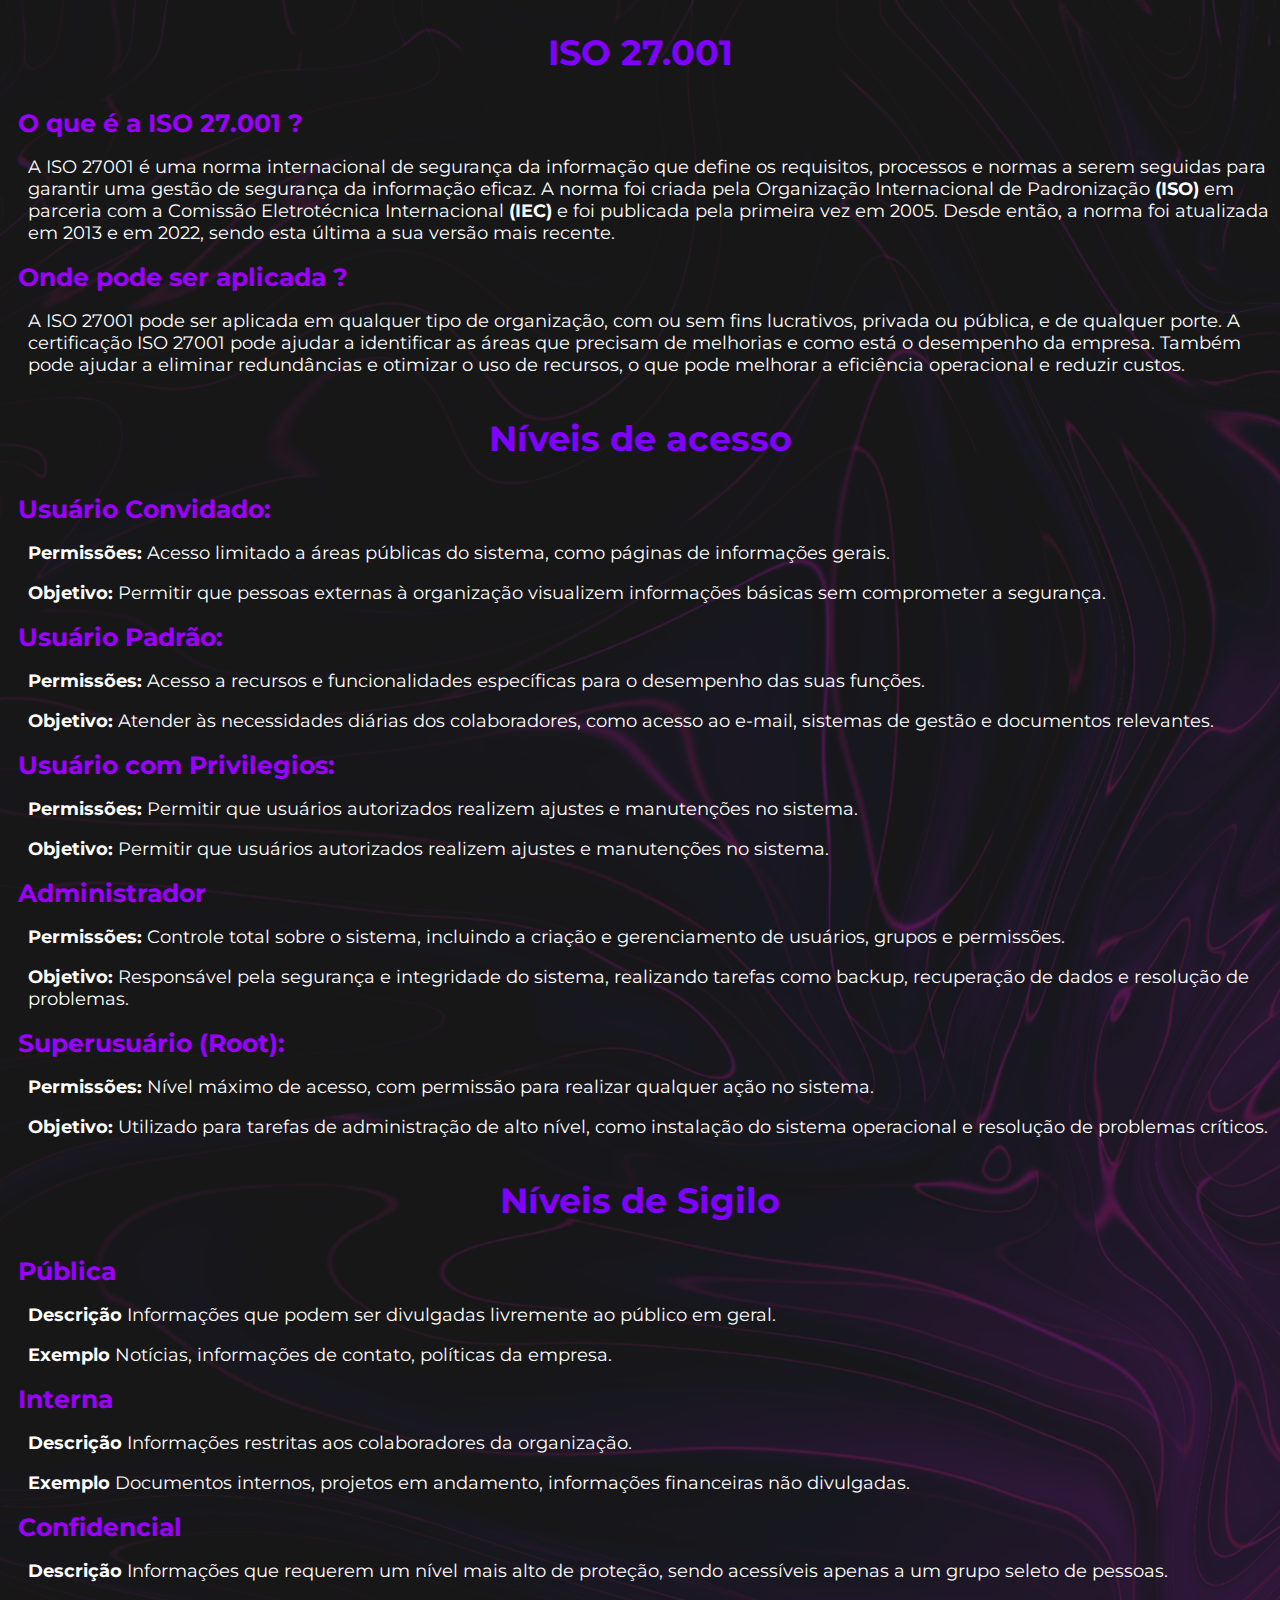
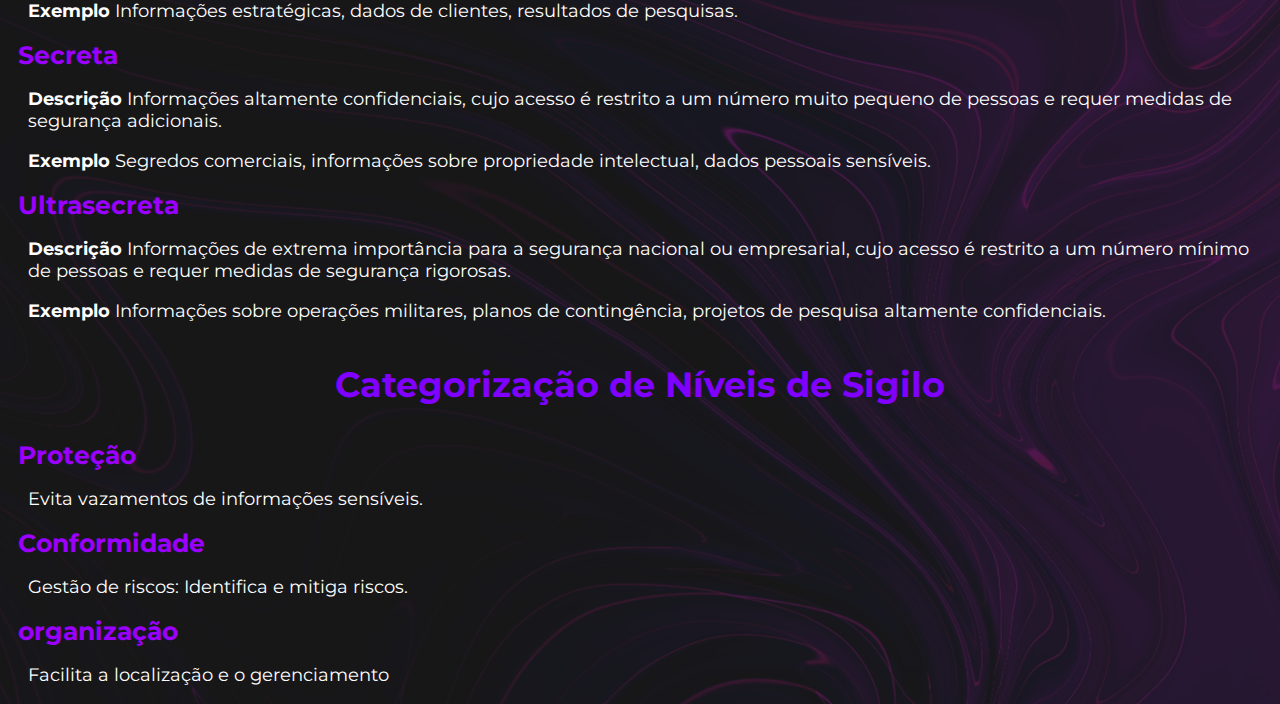
<file: index.html>
<!DOCTYPE html>
<html lang="en">
<head>
    <meta charset="UTF-8">
    <meta name="viewport" content="width=device-width, initial-scale=1.0">
    <link rel="stylesheet" href="Styles.css">
    <link rel="icon" href="icon.ico" type="image">
    <title>Auditoria de Sistemas</title>
</head>
    <body>
        <section class="section">

            <div class="title">
                <h1>ISO 27.001</h1>
            </div>
            
            <h2>O que é a ISO 27.001 ?</h2>
            
            <p>
                A ISO 27001 é uma norma internacional de segurança da informação que define os requisitos, processos e 
                normas a serem seguidas para garantir uma gestão de segurança da informação eficaz. A norma foi criada 
                pela Organização Internacional de Padronização <strong>(ISO)</strong> em parceria com a Comissão Eletrotécnica Internacional
                 <strong>(IEC)</strong> e foi publicada pela primeira vez em 2005. Desde então, a norma foi atualizada em 2013 e em 2022, 
                 sendo esta última a sua versão mais recente.
            </p>

            <h2>Onde pode ser aplicada ?</h2>
            
            <p>A ISO 27001 pode ser aplicada em qualquer tipo de organização, com ou sem fins lucrativos, privada ou 
                pública, e de qualquer porte. A certificação ISO 27001 pode ajudar a identificar as áreas que precisam 
                de melhorias e como está o desempenho da empresa. Também pode ajudar a eliminar redundâncias e otimizar 
                o uso de recursos, o que pode melhorar a eficiência operacional e reduzir custos. 
            </p>

        </section>

        <section class="section">

            <div class="title">

                <h1>Níveis de acesso</h1>

            </div>

            <h2>Usuário Convidado:</h2>

            <p> 
                <strong>Permissões:</strong>
                 Acesso limitado a áreas públicas do sistema, como páginas de informações gerais.
            </p>

            <p>
                <strong>Objetivo:</strong>
                 Permitir que pessoas externas à organização visualizem informações básicas sem comprometer a segurança.
            </p>
            
            <h2>Usuário Padrão:</h2>

            <p> 
                <strong>Permissões:</strong>
                 Acesso a recursos e funcionalidades específicas para o desempenho das suas funções.
            </p>

            <p>
                <strong>Objetivo:</strong>
                 Atender às necessidades diárias dos colaboradores, como acesso ao e-mail, sistemas de gestão e documentos relevantes.
            </p>

            <h2>Usuário com Privilegios:</h2> 
            
            <p> 
                <strong>Permissões:</strong>
                 Permitir que usuários autorizados realizem ajustes e manutenções no sistema.
            </p>

            <p>
                <strong>Objetivo:</strong>
                 Permitir que usuários autorizados realizem ajustes e manutenções no sistema.
            </p>

            <h2>Administrador</h2>

            <p> 
                <strong>Permissões:</strong>
                 Controle total sobre o sistema, incluindo a criação e gerenciamento de usuários, grupos e permissões.
            </p>

            <p>
                <strong>Objetivo:</strong>
                 Responsável pela segurança e integridade do sistema, realizando tarefas como backup, recuperação de dados e resolução de problemas.
            </p>

            <h2>Superusuário (Root):</h2>

            <p> 
                <strong>Permissões:</strong>
                 Nível máximo de acesso, com permissão para realizar qualquer ação no sistema.
            </p>

            <p>
                <strong>Objetivo:</strong>
                 Utilizado para tarefas de administração de alto nível, como instalação do sistema operacional e resolução de problemas críticos.
            </p>

        </section>

        <div class="title">
       
            <h1>Níveis de Sigilo</h1>

        </div>

        <section>

        
            <h2>Pública</h2>

            <p>
                <strong>Descrição</strong>
                 Informações que podem ser divulgadas livremente ao público em geral.
            </p>

            <p>
                <strong>Exemplo</strong>
                 Notícias, informações de contato, políticas da empresa.
            </p>
            
            <h2>Interna</h2>

            <p>
                <strong>Descrição</strong>
                 Informações restritas aos colaboradores da organização.
                </p>

            <p>
                <strong>Exemplo</strong>
                 Documentos internos, projetos em andamento, informações financeiras não divulgadas.
            </p>


            <h2>Confidencial</h2>

            <p>
                <strong>Descrição</strong>
                 Informações que requerem um nível mais alto de proteção, sendo acessíveis apenas a um grupo seleto de pessoas.
            </p>

            <p>
                <strong>Exemplo</strong>
                  Informações estratégicas, dados de clientes, resultados de pesquisas.
            </p>

            <h2>Secreta</h2>

            <p>
                <strong>Descrição</strong>
                  Informações altamente confidenciais, cujo acesso é restrito a um número muito pequeno de pessoas e requer medidas de segurança adicionais.
            </p>

            <p>
                <strong>Exemplo</strong>
                 Segredos comerciais, informações sobre propriedade intelectual, dados pessoais sensíveis.
            </p>


            <h2>Ultrasecreta</h2>

            <p>
                <strong>Descrição</strong> 
                Informações de extrema importância para a segurança nacional ou empresarial, cujo acesso é restrito a um número mínimo de pessoas e requer medidas de segurança rigorosas.
            </p>

            <p>
                <strong>Exemplo</strong>
                 Informações sobre operações militares, planos de contingência, projetos de pesquisa altamente confidenciais.
            </p>
       

        </section>

        <div class="title">
            <h1>Categorização de Níveis de Sigilo</h1>
        </div>

        <section>
            <h2>Proteção</h2>

            <p>
                Evita vazamentos de informações sensíveis.
            </p>

            <h2>Conformidade</h2>

            <p>
                Gestão de riscos: Identifica e mitiga riscos.
            </p>

            <h2>organização</h2>

            <p>
                Facilita a localização e o gerenciamento
            </p>

        </section>

    </body>
</html>
</file>
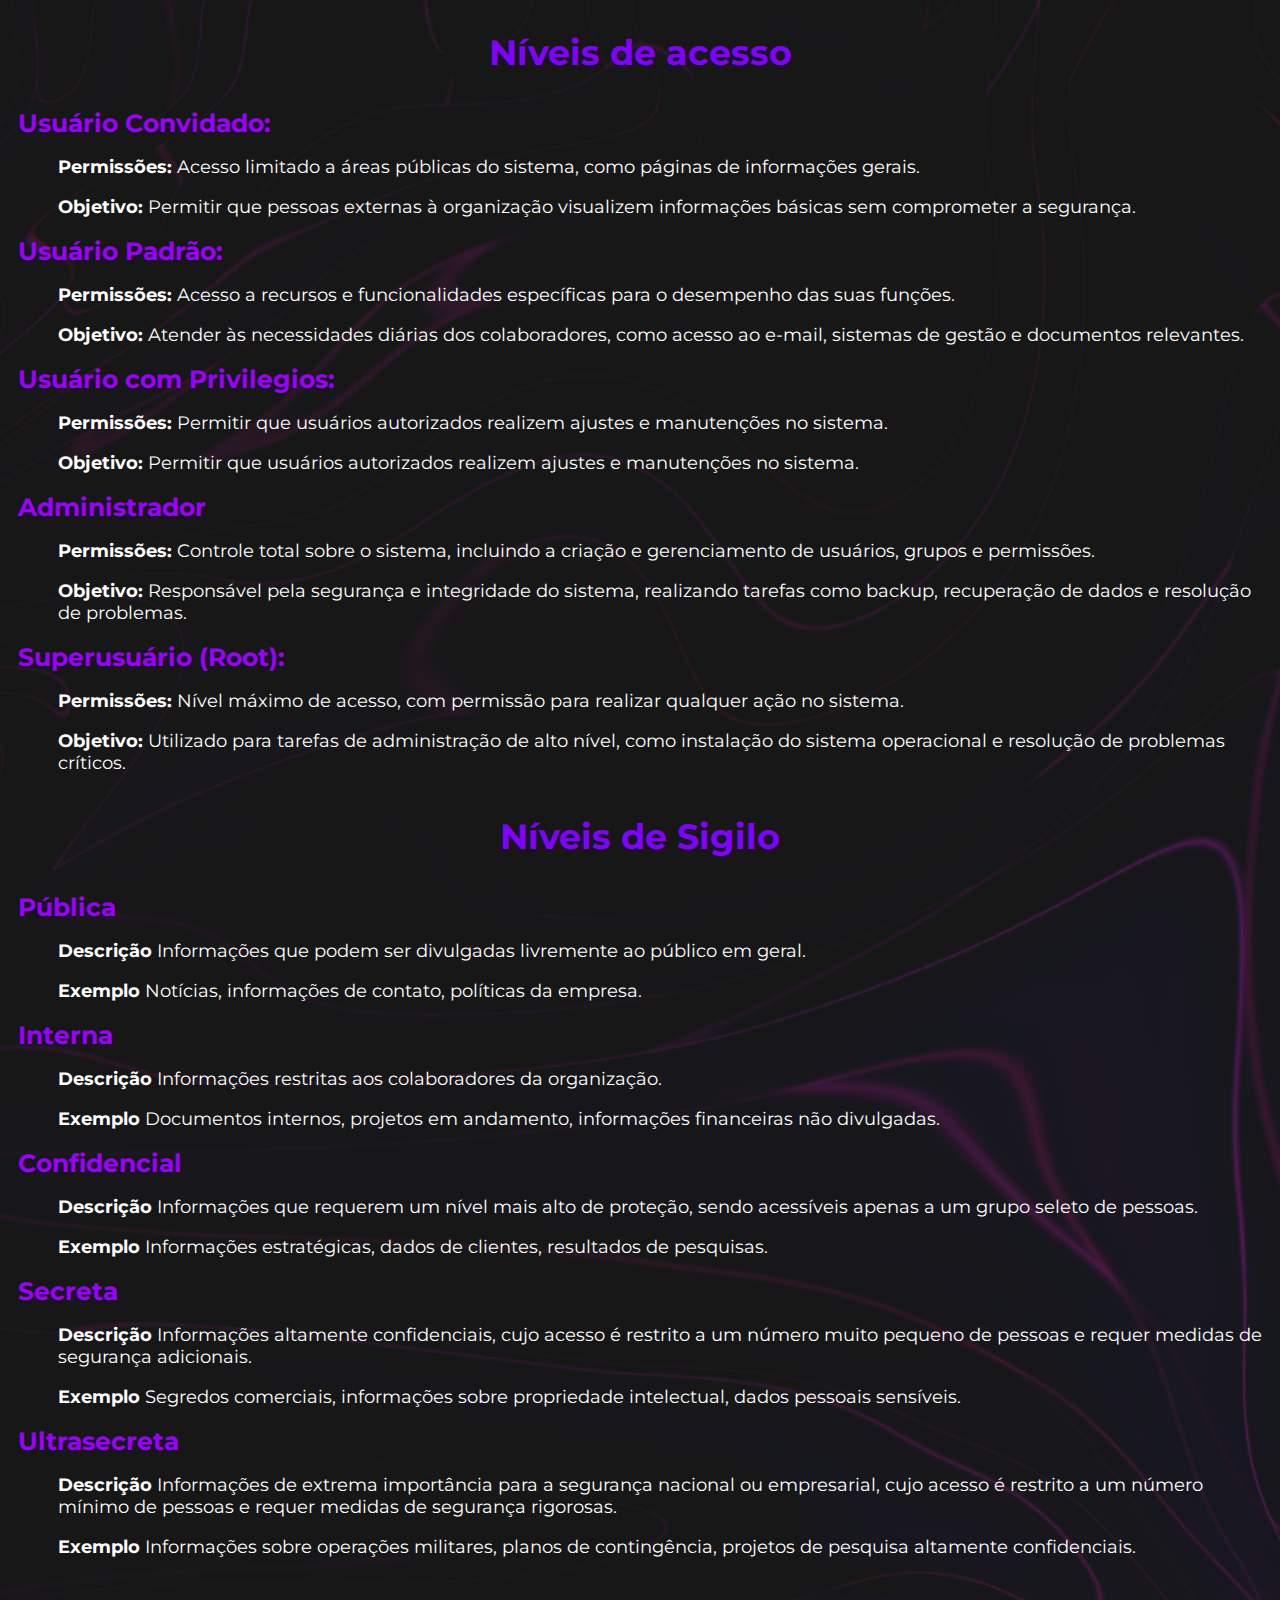
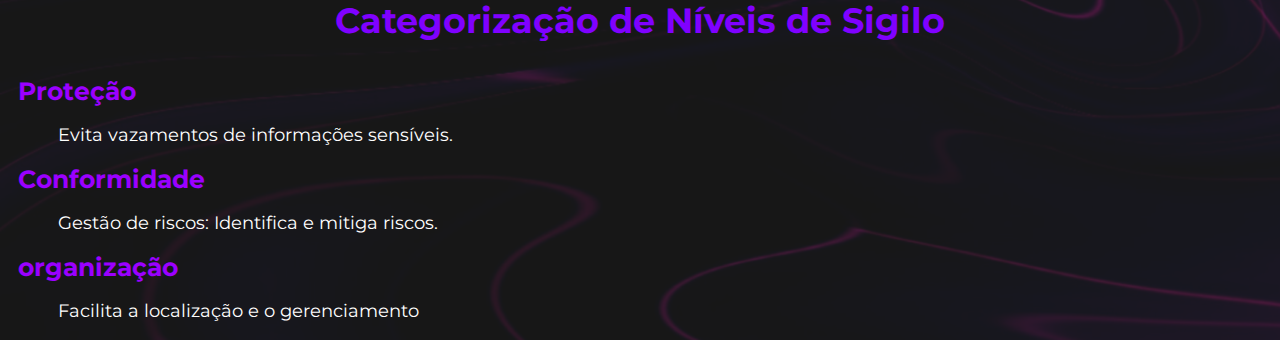
<file: src/index.html>
<!DOCTYPE html>
<html lang="en">
<head>
    <meta charset="UTF-8">
    <meta name="viewport" content="width=device-width, initial-scale=1.0">
    <link rel="stylesheet" href="/Styles/Styles.css">
    <link rel="icon" href="/img/icon.ico" type="image">
    <title>Auditoria de Sistemas</title>
</head>
    <body>

        <section class="section">

            <div class="title">

                <h1>Níveis de acesso</h1>

            </div>

            <h2>Usuário Convidado:</h2>

            <p> 
                <strong>Permissões:</strong>
                 Acesso limitado a áreas públicas do sistema, como páginas de informações gerais.
            </p>

            <p>
                <strong>Objetivo:</strong>
                 Permitir que pessoas externas à organização visualizem informações básicas sem comprometer a segurança.
            </p>
            
            <h2>Usuário Padrão:</h2>

            <p> 
                <strong>Permissões:</strong>
                 Acesso a recursos e funcionalidades específicas para o desempenho das suas funções.
            </p>

            <p>
                <strong>Objetivo:</strong>
                 Atender às necessidades diárias dos colaboradores, como acesso ao e-mail, sistemas de gestão e documentos relevantes.
            </p>

            <h2>Usuário com Privilegios:</h2> 
            
            <p> 
                <strong>Permissões:</strong>
                 Permitir que usuários autorizados realizem ajustes e manutenções no sistema.
            </p>

            <p>
                <strong>Objetivo:</strong>
                 Permitir que usuários autorizados realizem ajustes e manutenções no sistema.
            </p>

            <h2>Administrador</h2>

            <p> 
                <strong>Permissões:</strong>
                 Controle total sobre o sistema, incluindo a criação e gerenciamento de usuários, grupos e permissões.
            </p>

            <p>
                <strong>Objetivo:</strong>
                 Responsável pela segurança e integridade do sistema, realizando tarefas como backup, recuperação de dados e resolução de problemas.
            </p>

            <h2>Superusuário (Root):</h2>

            <p> 
                <strong>Permissões:</strong>
                 Nível máximo de acesso, com permissão para realizar qualquer ação no sistema.
            </p>

            <p>
                <strong>Objetivo:</strong>
                 Utilizado para tarefas de administração de alto nível, como instalação do sistema operacional e resolução de problemas críticos.
            </p>

        </section>

        <div class="title">
       
            <h1>Níveis de Sigilo</h1>

        </div>

        <section>

        
            <h2>Pública</h2>

            <p>
                <strong>Descrição</strong>
                 Informações que podem ser divulgadas livremente ao público em geral.
            </p>

            <p>
                <strong>Exemplo</strong>
                 Notícias, informações de contato, políticas da empresa.
            </p>
            
            <h2>Interna</h2>

            <p>
                <strong>Descrição</strong>
                 Informações restritas aos colaboradores da organização.
                </p>

            <p>
                <strong>Exemplo</strong>
                 Documentos internos, projetos em andamento, informações financeiras não divulgadas.
            </p>


            <h2>Confidencial</h2>

            <p>
                <strong>Descrição</strong>
                 Informações que requerem um nível mais alto de proteção, sendo acessíveis apenas a um grupo seleto de pessoas.
            </p>

            <p>
                <strong>Exemplo</strong>
                  Informações estratégicas, dados de clientes, resultados de pesquisas.
            </p>

            <h2>Secreta</h2>

            <p>
                <strong>Descrição</strong>
                  Informações altamente confidenciais, cujo acesso é restrito a um número muito pequeno de pessoas e requer medidas de segurança adicionais.
            </p>

            <p>
                <strong>Exemplo</strong>
                 Segredos comerciais, informações sobre propriedade intelectual, dados pessoais sensíveis.
            </p>


            <h2>Ultrasecreta</h2>

            <p>
                <strong>Descrição</strong> 
                Informações de extrema importância para a segurança nacional ou empresarial, cujo acesso é restrito a um número mínimo de pessoas e requer medidas de segurança rigorosas.
            </p>

            <p>
                <strong>Exemplo</strong>
                 Informações sobre operações militares, planos de contingência, projetos de pesquisa altamente confidenciais.
            </p>
       

        </section>

        <div class="title">
            <h1>Categorização de Níveis de Sigilo</h1>
        </div>

        <section>
            <h2>Proteção</h2>

            <p>
                Evita vazamentos de informações sensíveis.
            </p>

            <h2>Conformidade</h2>

            <p>
                Gestão de riscos: Identifica e mitiga riscos.
            </p>

            <h2>organização</h2>

            <p>
                Facilita a localização e o gerenciamento
            </p>

        </section>

    </body>
</html>
</file>
<file: Styles.css>
@import url('https://fonts.googleapis.com/css2?family=Montserrat:ital,wght@0,100..900;1,100..900&display=swap');

body{
    background-color: #1E1E1E;
    background-size: cover;
    background-image: url(Background.png);
    

    background-repeat: no-repeat; 
}
h1{
    color: #8001FF;
    font-family: "Montserrat";
    font-size: 35px;
}
h2{
    color: #9B00FF;
    font-family: "Montserrat";
    font-size: 25px;
    margin: 10px;
    top: 35px;
}
p{
    font-family: "Montserrat";
    font-size: 18px;
    color: white;
    margin-left: 20px;
}
.title{
    display: flex;
    align-items: center;
    justify-content: center;
}
.section{
    display: block;
}
</file>
<file: Styles/Styles.css>
@import url('https://fonts.googleapis.com/css2?family=Montserrat:ital,wght@0,100..900;1,100..900&display=swap');

body{
    background-color: #1E1E1E;
    background-size: auto;
    background-image: url(/img/Background.png);
    

    background-repeat: no-repeat; 
}
h1{
    color: #8001FF;
    font-family: "Montserrat";
    font-size: 35px;
}
h2{
    color: #9B00FF;
    font-family: "Montserrat";
    font-size: 25px;
    margin: 10px;
}
p{
    font-family: "Montserrat";
    font-size: 18px;
    color: white;
    margin-left: 50px;
}
.title{
    display: flex;
    align-items: center;
    justify-content: center;
}
.section{
    display: block;
}
</file>
